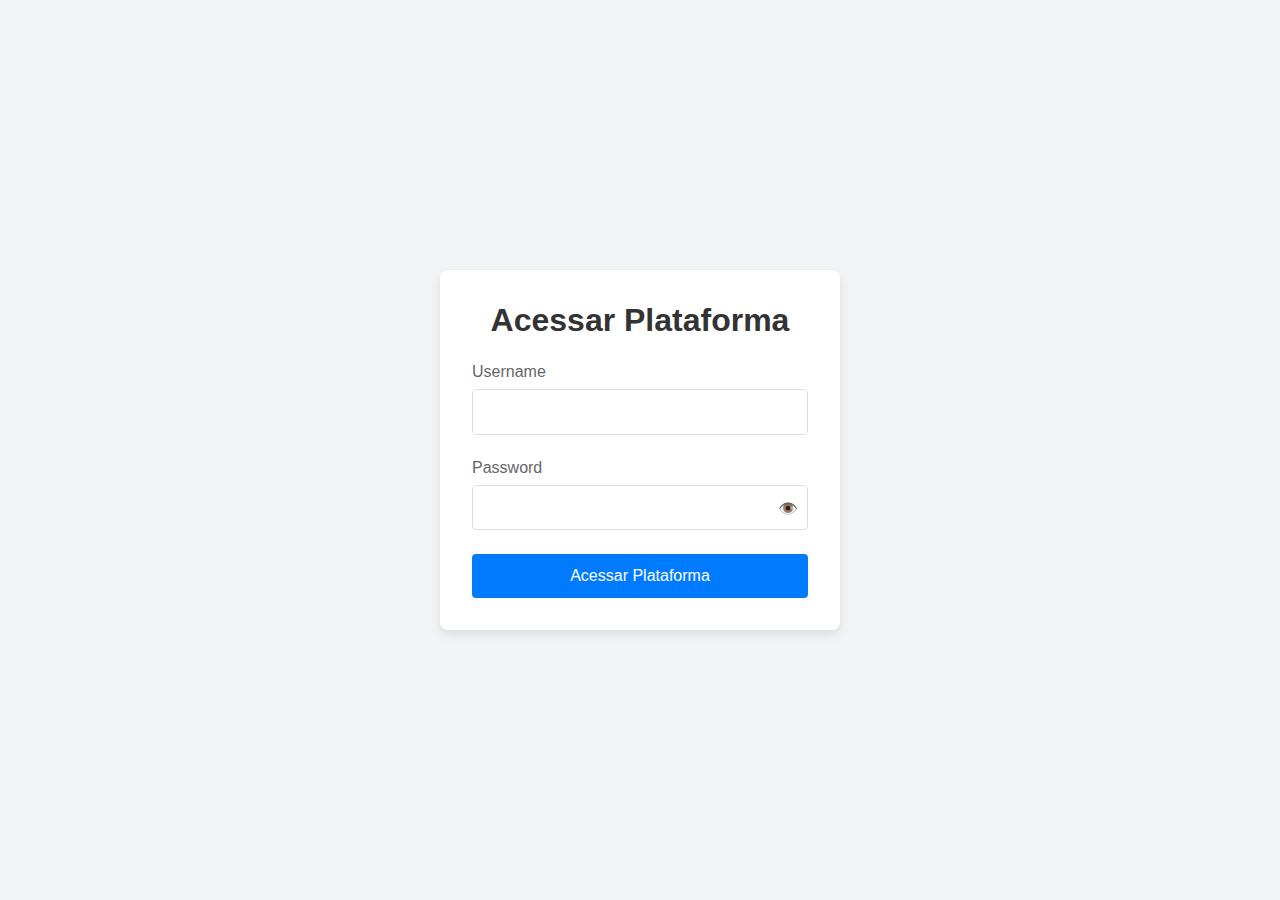
<file: index.html>
<!DOCTYPE html>
<html lang="en">
<head>
    <meta charset="UTF-8">
    <meta name="viewport" content="width=device-width, initial-scale=1.0">
    <title>Login | DashCo</title>
    <link rel="stylesheet" href="style.css">
    <script src="script.js" defer></script>
</head>
<body>
    <div class="login-container">
        <form id="loginForm">
            <h1>Acessar Plataforma</h1>
            <div class="input-group">
                <label for="username">Username</label>
                <input type="text" id="username" name="username" required>
            </div>
            <div class="input-group">
                <label for="password">Password</label>
                <div class="password-wrapper">
                    <input type="password" id="password" name="password" required>
                    <span class="toggle-password" onclick="togglePassword()">👁️</span>
                </div>
            </div>
            <button type="submit" class="login-btn">Acessar Plataforma</button>
        </form>
    </div>
</body>
</html>
</file>
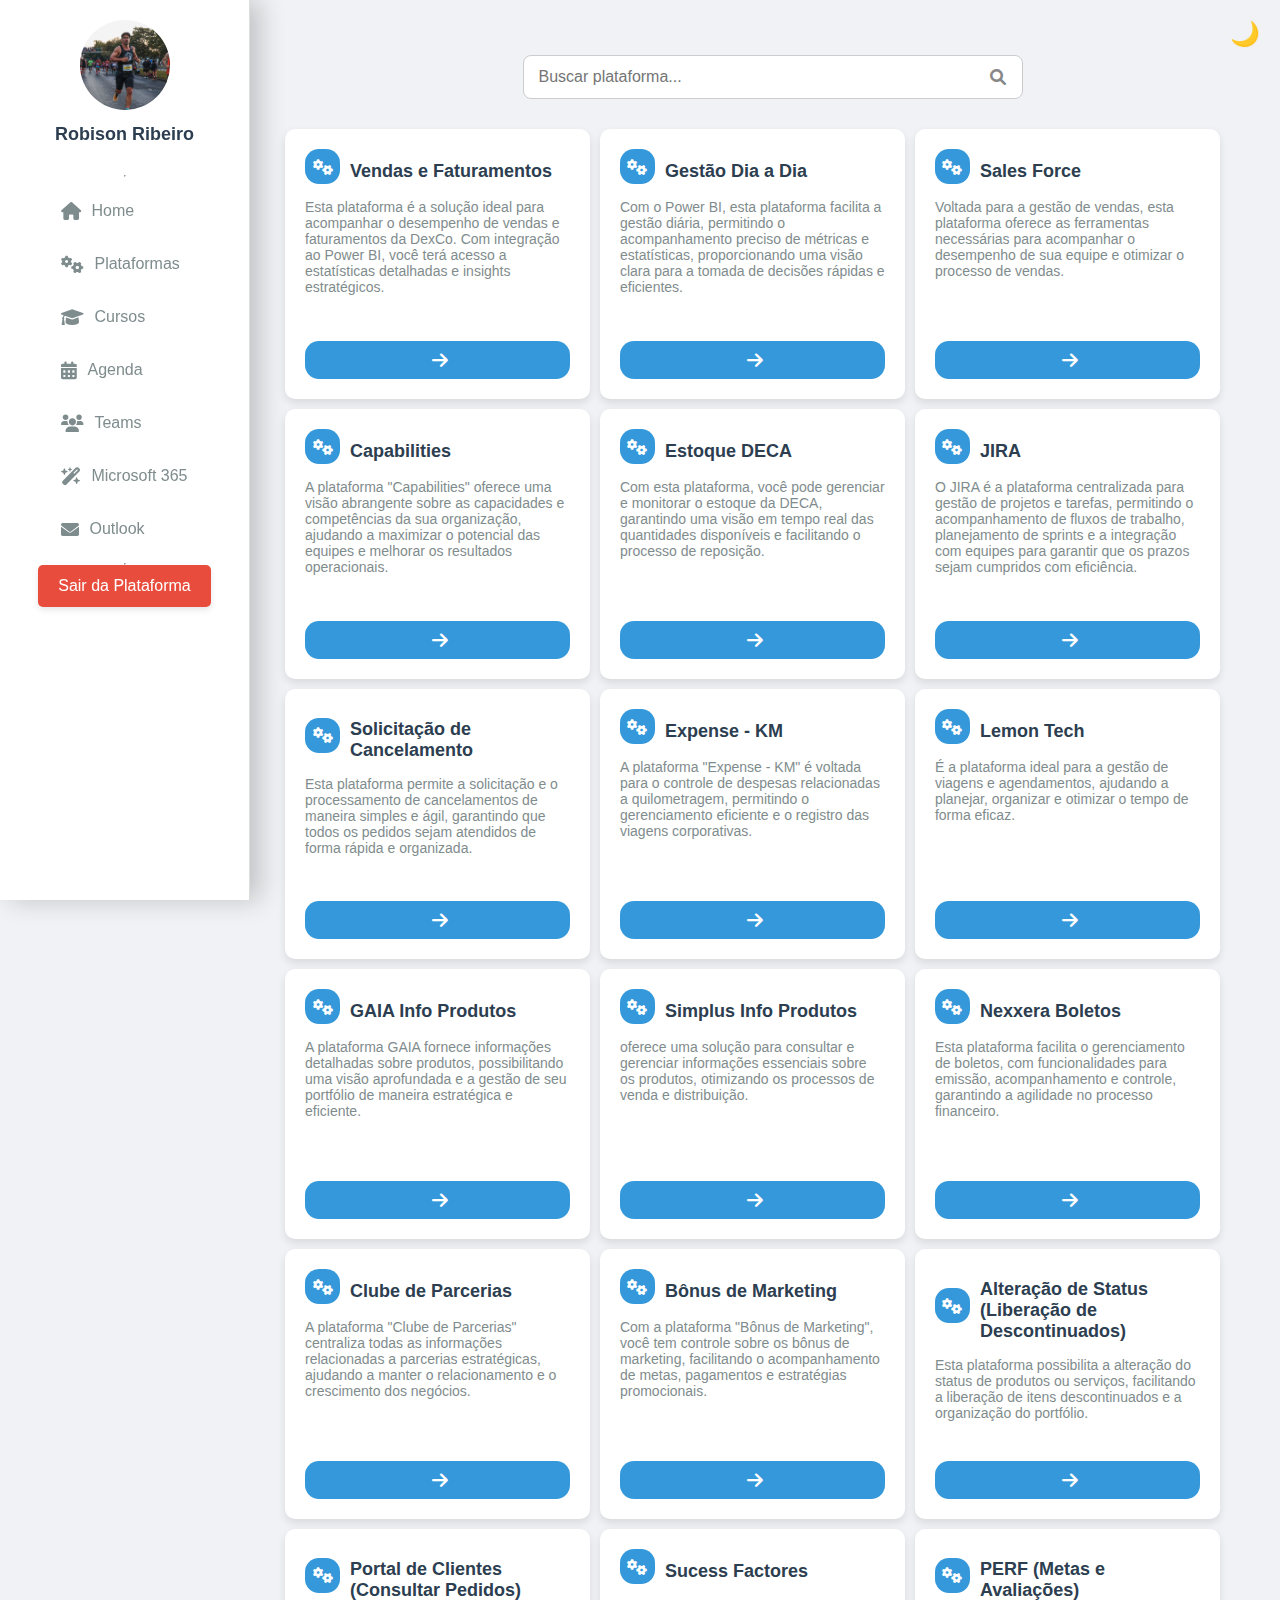
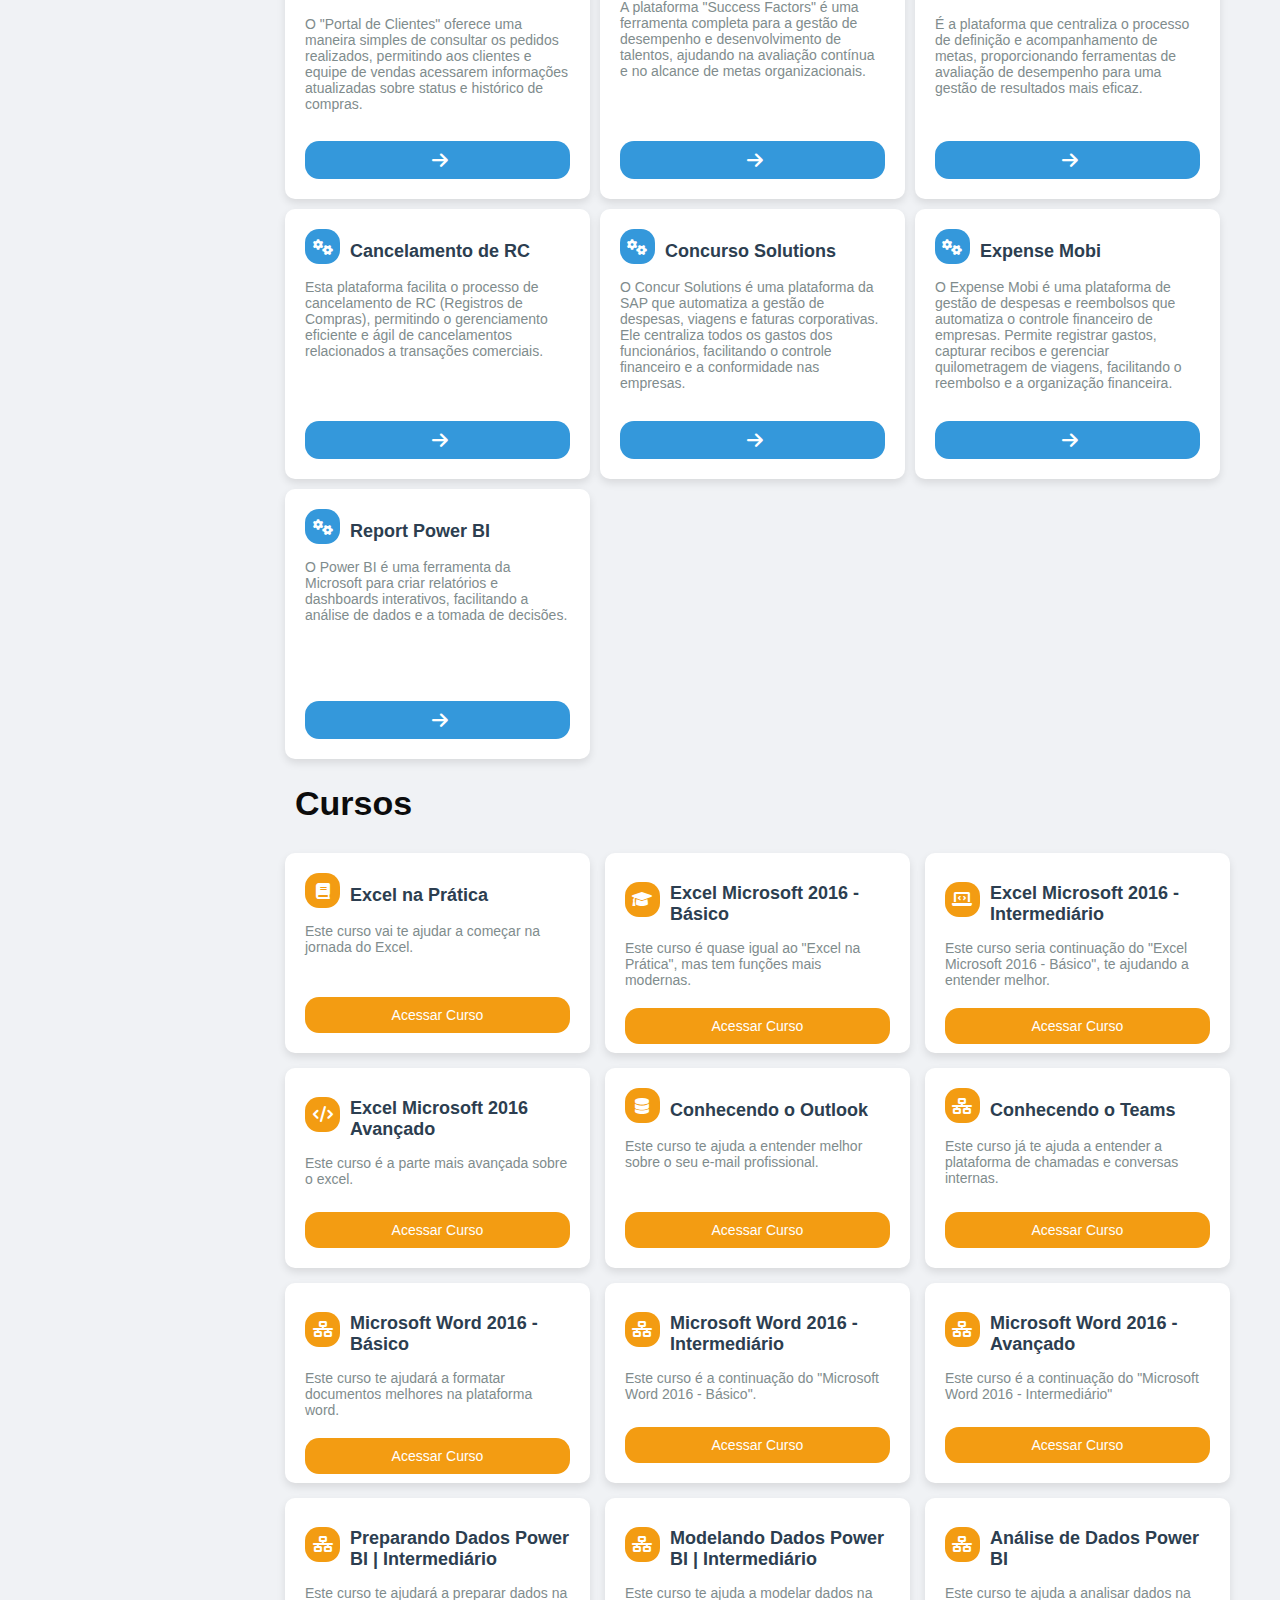
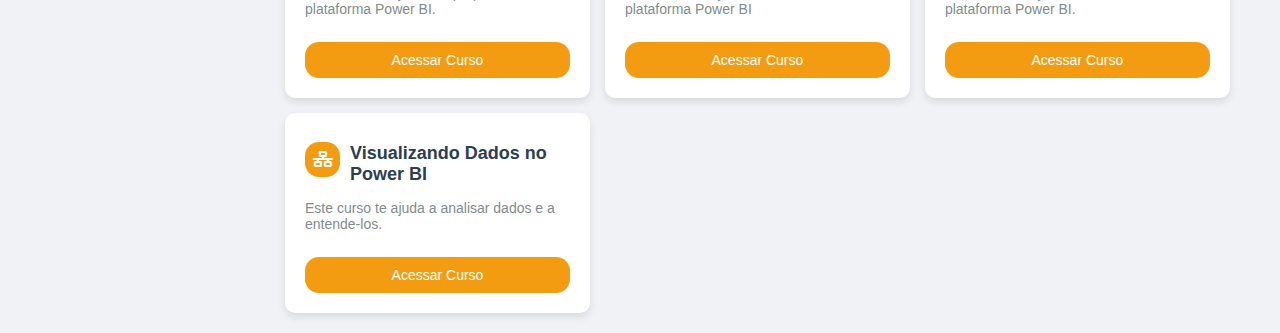
<file: dash/index.html>
<!DOCTYPE html>
<html lang="pt-BR">

<head>
    <meta charset="UTF-8">
    <meta name="viewport" content="width=device-width, initial-scale=1.0">
    <title>Robison Ferreira | DashCo</title>
    <link rel="stylesheet" href="styles.css">
    <link href="https://cdnjs.cloudflare.com/ajax/libs/font-awesome/6.0.0-beta3/css/all.min.css" rel="stylesheet">
</head>

<body>
    <button id="theme-toggle" class="theme-toggle">🌙</button>
    <div class="navbar">
        <div class="profile">
            <img src="Robison.png" alt="Foto de Perfil" id="profile-img">
            <h3>Robison Ribeiro</h3>
        </div>
        <hr>
        <nav>
            <ul>
                <li><a href="index.html"><i class="fas fa-home" target="_blank"></i> Home</a></li>
                <li><a href="#Plataformas"><i class="fas fa-cogs" target="_blank"></i> Plataformas</a></li>
                <li><a href="#Cursos"><i class="fas fa-graduation-cap" target="_blank"></i> Cursos</a></li>
                <li><a href="agender/agender.html"><i class="fas fa-calendar-days" target="_blank"></i> Agenda</a></li>
                <li><a href="https://teams.microsoft.com/v2/?skipauthstrap=1" target="_blank"><i
                            class="fas fa-users"></i> Teams</a></li>
                <li><a href="https://m365.cloud.microsoft/?auth=2" target="_blank"><i
                            class="fas fa-wand-magic-sparkles"></i> Microsoft 365</a></li>
                <li><a href="https://outlook.live.com/mail/0/" target="_blank"><i class="fas fa-envelope"></i>
                        Outlook</a></li>
            </ul>
        </nav>
        <hr>
        <a href="../index.html">
            <button id="logout-btn">Sair da Plataforma</button>
        </a>
    </div>

    <div id="Plataformas" class="content">

        <!-- Campo de Busca -->
        <div class="search-container">
            <input type="text" id="searchInput" placeholder="Buscar plataforma..." onkeyup="searchCards()">
            <i class="fas fa-search search-icon"></i>
        </div>

        <div class="card">
            <div class="card-header">
                <div class="icon">
                    <i class="fas fa-cogs"></i>
                </div>
                <h3>Vendas e Faturamentos</h3>
            </div>
            <p class="description">Esta plataforma é a solução ideal para acompanhar o desempenho de vendas e
                faturamentos da DexCo. Com integração ao Power BI, você terá acesso a estatísticas detalhadas e insights
                estratégicos.</p>
            <a href="https://app.powerbi.com/reportEmbed?reportId=15c0220a-df9f-47ea-996e-7485f3f1bf4f&autoAuth=true&ctid=8483f5da-75f1-4c68-8a9a-64db18715699"
                class="card-button" target="_blank">
                <i class="fas fa-arrow-right"></i>
            </a>
        </div>
        <div class="card">
            <div class="card-header">
                <div class="icon">
                    <i class="fas fa-cogs"></i>
                </div>
                <h3>Gestão Dia a Dia</h3>
            </div>
            <p class="description"> Com o Power BI, esta plataforma facilita a gestão diária, permitindo o
                acompanhamento preciso de métricas e estatísticas, proporcionando uma visão clara para a tomada de
                decisões rápidas e eficientes.</p>
            <a href="https://app.powerbi.com/groups/me/apps/e33a5f63-fa65-4cca-ac79-1636b6c98a34/reports/15c0220a-df9f-47ea-996e-7485f3f1bf4f/ReportSection582608e471ed052660f2?ctid=8483f5da-75f1-4c68-8a9a-64db18715699&experience=power-bi"
                class="card-button" target="_blank">
                <i class="fas fa-arrow-right"></i>
            </a>
        </div>
        <div class="card">
            <div class="card-header">
                <div class="icon">
                    <i class="fas fa-cogs"></i>
                </div>
                <h3>Sales Force</h3>
            </div>
            <p class="description">Voltada para a gestão de vendas, esta plataforma oferece as ferramentas necessárias
                para acompanhar o desempenho de sua equipe e otimizar o processo de vendas.</p>
            <a href="https://duratexcrm.lightning.force.com/lightning/page/home" class="card-button" target="_blank">
                <i class="fas fa-arrow-right"></i>
            </a>
        </div>
        <div class="card">
            <div class="card-header">
                <div class="icon">
                    <i class="fas fa-cogs"></i>
                </div>
                <h3>Capabilities</h3>
            </div>
            <p class="description">A plataforma "Capabilities" oferece uma visão abrangente sobre as capacidades e
                competências da sua organização, ajudando a maximizar o potencial das equipes e melhorar os resultados
                operacionais.</p>
            <a href="https://duratexsa.sharepoint.com/sites/InterativoCapabilities" class="card-button" target="_blank">
                <i class="fas fa-arrow-right"></i>
            </a>
        </div>
        <div class="card">
            <div class="card-header">
                <div class="icon">
                    <i class="fas fa-cogs"></i>
                </div>
                <h3>Estoque DECA</h3>
            </div>
            <p class="description">Com esta plataforma, você pode gerenciar e monitorar o estoque da DECA, garantindo
                uma visão em tempo real das quantidades disponíveis e facilitando o processo de reposição.</p>
            <a href="https://duratexsa.sharepoint.com/sites/ConsultaEstoqueDeca/Documentos%20Compartilhados/Forms/AllItems.aspx"
                class="card-button" target="_blank">
                <i class="fas fa-arrow-right"></i>
            </a>
        </div>
        <div class="card">
            <div class="card-header">
                <div class="icon">
                    <i class="fas fa-cogs"></i>
                </div>
                <h3>JIRA</h3>
            </div>
            <p class="description">O JIRA é a plataforma centralizada para gestão de projetos e tarefas, permitindo o
                acompanhamento de fluxos de trabalho, planejamento de sprints e a integração com equipes para garantir
                que os prazos sejam cumpridos com eficiência.</p>
            <a href="https://jira.duratex.com.br/servicedesk/customer/user/login?destination=portals"
                class="card-button" target="_blank">
                <i class="fas fa-arrow-right"></i>
            </a>
        </div>
        <div class="card">
            <div class="card-header">
                <div class="icon">
                    <i class="fas fa-cogs"></i>
                </div>
                <h3>Solicitação de Cancelamento</h3>
            </div>
            <p class="description">Esta plataforma permite a solicitação e o processamento de cancelamentos de maneira
                simples e ágil, garantindo que todos os pedidos sejam atendidos de forma rápida e organizada.</p>
            <a href="https://docs.google.com/forms/d/e/1FAIpQLSdkNiyVVysf6rRZJIN8DRNK23lnbtjn4ireygoi-9ca6Jsmyg/viewform"
                class="card-button" target="_blank">
                <i class="fas fa-arrow-right"></i>
            </a>
        </div>
        <div class="card">
            <div class="card-header">
                <div class="icon">
                    <i class="fas fa-cogs"></i>
                </div>
                <h3>Expense - KM</h3>
            </div>
            <p class="description">A plataforma "Expense - KM" é voltada para o controle de despesas relacionadas a
                quilometragem, permitindo o gerenciamento eficiente e o registro das viagens corporativas.</p>
            <a href="https://portal.expensemobi.com.br/#/login" class="card-button" target="_blank">
                <i class="fas fa-arrow-right"></i>
            </a>
        </div>
        <div class="card">
            <div class="card-header">
                <div class="icon">
                    <i class="fas fa-cogs"></i>
                </div>
                <h3>Lemon Tech</h3>
            </div>
            <p class="description">É a plataforma ideal para a gestão de viagens e agendamentos, ajudando a planejar,
                organizar e otimizar o tempo de forma eficaz.</p>
            <a href="https://selfbooking.lemontech.com.br/login.open.mtw" class="card-button" target="_blank">
                <i class="fas fa-arrow-right"></i>
            </a>
        </div>
        <div class="card">
            <div class="card-header">
                <div class="icon">
                    <i class="fas fa-cogs"></i>
                </div>
                <h3>GAIA Info Produtos</h3>
            </div>
            <p class="description">A plataforma GAIA fornece informações detalhadas sobre produtos, possibilitando uma
                visão aprofundada e a gestão de seu portfólio de maneira estratégica e eficiente.</p>
            <a href="https://gaia-web.prod.dtxlab.com.br/" class="card-button" target="_blank">
                <i class="fas fa-arrow-right"></i>
            </a>
        </div>
        <div class="card">
            <div class="card-header">
                <div class="icon">
                    <i class="fas fa-cogs"></i>
                </div>
                <h3>Simplus Info Produtos</h3>
            </div>
            <p class="description">oferece uma solução para consultar e gerenciar informações essenciais sobre os
                produtos, otimizando os processos de venda e distribuição.</p>
            <a href="https://prod.simplustec.com.br/#/" class="card-button" target="_blank">
                <i class="fas fa-arrow-right"></i>
            </a>
        </div>
        <div class="card">
            <div class="card-header">
                <div class="icon">
                    <i class="fas fa-cogs"></i>
                </div>
                <h3>Nexxera Boletos</h3>
            </div>
            <p class="description">Esta plataforma facilita o gerenciamento de boletos, com funcionalidades para
                emissão, acompanhamento e controle, garantindo a agilidade no processo financeiro.
            </p>
            <a href="https://cobranca.nexxera.io/cobranca/cedente/logoutCedente.action" class="card-button"
                target="_blank">
                <i class="fas fa-arrow-right"></i>
            </a>
        </div>
        <div class="card">
            <div class="card-header">
                <div class="icon">
                    <i class="fas fa-cogs"></i>
                </div>
                <h3>Clube de Parcerias</h3>
            </div>
            <p class="description">A plataforma "Clube de Parcerias" centraliza todas as informações relacionadas a
                parcerias estratégicas, ajudando a manter o relacionamento e o crescimento dos negócios.</p>
            <a href="https://app.uppo.com.br/clubedeparceriasdexco/login" class="card-button" target="_blank">
                <i class="fas fa-arrow-right"></i>
            </a>
        </div>
        <div class="card">
            <div class="card-header">
                <div class="icon">
                    <i class="fas fa-cogs"></i>
                </div>
                <h3>Bônus de Marketing</h3>
            </div>
            <p class="description">Com a plataforma "Bônus de Marketing", você tem controle sobre os bônus de marketing,
                facilitando o acompanhamento de metas, pagamentos e estratégias promocionais.</p>
            <a href="http://canaldireto.cecrisa.com.br/bonus-mkt/login" class="card-button" target="_blank">
                <i class="fas fa-arrow-right"></i>
            </a>
        </div>
        <div class="card">
            <div class="card-header">
                <div class="icon">
                    <i class="fas fa-cogs"></i>
                </div>
                <h3>Alteração de Status (Liberação de Descontinuados)</h3>
            </div>
            <p class="description">Esta plataforma possibilita a alteração do status de produtos ou serviços,
                facilitando a liberação de itens descontinuados e a organização do portfólio.</p>
            <a href="https://forms.office.com/pages/responsepage.aspx?id=2vWDhPF1aEyKmmTbGHFWmQhJuJojRWhLv3wH9UH_nn1UNkpMNjBER0FZT1lEUDNIWURCTDM1NEM3TSQlQCN0PWcu"
                class="card-button" target="_blank">
                <i class="fas fa-arrow-right"></i>
            </a>
        </div>
        <div class="card">
            <div class="card-header">
                <div class="icon">
                    <i class="fas fa-cogs"></i>
                </div>
                <h3>Portal de Clientes (Consultar Pedidos)</h3>
            </div>
            <p class="description">O "Portal de Clientes" oferece uma maneira simples de consultar os pedidos
                realizados, permitindo aos clientes e equipe de vendas acessarem informações atualizadas sobre status e
                histórico de compras.</p>
            <a href="https://portalclientes.duratex.com.br/" class="card-button" target="_blank">
                <i class="fas fa-arrow-right"></i>
            </a>
        </div>
        <div class="card">
            <div class="card-header">
                <div class="icon">
                    <i class="fas fa-cogs"></i>
                </div>
                <h3>Sucess Factores</h3>
            </div>
            <p class="description">A plataforma "Success Factors" é uma ferramenta completa para a gestão de desempenho
                e desenvolvimento de talentos, ajudando na avaliação contínua e no alcance de metas organizacionais.</p>
            <a href="https://performancemanager4.successfactors.com/sf/liveprofile" class="card-button" target="_blank">
                <i class="fas fa-arrow-right"></i>
            </a>
        </div>
        <div class="card">
            <div class="card-header">
                <div class="icon">
                    <i class="fas fa-cogs"></i>
                </div>
                <h3>PERF (Metas e Avaliações)</h3>
            </div>
            <p class="description">É a plataforma que centraliza o processo de definição e acompanhamento de metas,
                proporcionando ferramentas de avaliação de desempenho para uma gestão de resultados mais eficaz.</p>
            <a href="https://duratex-hub.appus.com.br/login?Redirect=%2FLoginSSO%3FRedirect%3Dhttps%253A%252F%252Fduratex-perf.appus.com.br%252FSSO%252FLogin%253FRedirect%253Dhttps%25253A%25252F%25252Fduratex-perf.appus.com.br%25252Fobjectives%25252Fhiring"
                class="card-button" target="_blank">
                <i class="fas fa-arrow-right"></i>
            </a>
        </div>
        <div class="card">
            <div class="card-header">
                <div class="icon">
                    <i class="fas fa-cogs"></i>
                </div>
                <h3>Cancelamento de RC</h3>
            </div>
            <p class="description">Esta plataforma facilita o processo de cancelamento de RC (Registros de Compras),
                permitindo o gerenciamento eficiente e ágil de cancelamentos relacionados a transações comerciais.</p>
            <a href="mailto:atendimento.remessas.rc@dex.co" class="card-button" target="_blank">
                <i class="fas fa-arrow-right"></i>
            </a>
        </div>
        <div class="card">
            <div class="card-header">
                <div class="icon">
                    <i class="fas fa-cogs"></i>
                </div>
                <h3>Concurso Solutions</h3>
            </div>
            <p class="description">O Concur Solutions é uma plataforma da SAP que automatiza a gestão de
                despesas, viagens e faturas corporativas. Ele centraliza todos os gastos dos funcionários, facilitando o
                controle financeiro e a conformidade nas empresas.</p>
            <a href="https://www.concursolutions.com/nui/signin/pwd" class="card-button" target="_blank">
                <i class="fas fa-arrow-right"></i>
            </a>
        </div>
        <div class="card">
            <div class="card-header">
                <div class="icon">
                    <i class="fas fa-cogs"></i>
                </div>
                <h3>Expense Mobi</h3>
            </div>
            <p class="description">O Expense Mobi é uma plataforma de gestão de despesas e reembolsos que automatiza
                o controle financeiro de empresas. Permite registrar gastos, capturar recibos e gerenciar quilometragem
                de viagens, facilitando o reembolso e a organização financeira.</p>
            <a href="https://portal.expensemobi.com.br/#/login" class="card-button" target="_blank">
                <i class="fas fa-arrow-right"></i>
            </a>
        </div>
        <div class="card">
            <div class="card-header">
                <div class="icon">
                    <i class="fas fa-cogs"></i>
                </div>
                <h3>Report Power BI</h3>
            </div>
            <p class="description">O Power BI é uma ferramenta da Microsoft para criar relatórios e dashboards
                interativos, facilitando a análise de dados e a tomada de decisões.</p>
            <a href="https://app.powerbi.com/groups/me/apps/e33a5f63-fa65-4cca-ac79-1636b6c98a34/reports/fa20121e-99c7-431f-8180-387a3b873144/ReportSection2b73fe6c8ba2c283fe36?ctid=8483f5da-75f1-4c68-8a9a-64db18715699&experience=power-bi"
                class="card-button" target="_blank">
                <i class="fas fa-arrow-right"></i>
            </a>
        </div>

        <div id="Cursos" class="courses-section">
            <h2 class="section-title">Cursos</h2>
            <div class="courses-container">
                <div class="card">
                    <div class="card-header">
                        <div class="icon">
                            <i class="fas fa-book"></i>
                        </div>
                        <h3>Excel na Prática</h3>
                    </div>
                    <p class="description">Este curso vai te ajudar a começar na jornada do Excel.</p>
                    <a href="https://www.ev.org.br/cursos/excel-na-pratica" class="card-button" target="_blank">Acessar
                        Curso</a>
                </div>
                <div class="card">
                    <div class="card-header">
                        <div class="icon">
                            <i class="fas fa-graduation-cap"></i>
                        </div>
                        <h3>Excel Microsoft 2016 - Básico</h3>
                    </div>
                    <p class="description">Este curso é quase igual ao "Excel na Prática", mas tem funções mais
                        modernas.</p>
                    <a href="https://www.ev.org.br/cursos/microsoft-excel-2016-basico" class="card-button"
                        target="_blank">Acessar
                        Curso</a>
                </div>
                <div class="card">
                    <div class="card-header">
                        <div class="icon">
                            <i class="fas fa-laptop-code"></i>
                        </div>
                        <h3>Excel Microsoft 2016 - Intermediário</h3>
                    </div>
                    <p class="description">Este curso seria continuação do "Excel Microsoft 2016 - Básico", te ajudando
                        a entender melhor.</p>
                    <a href="https://www.ev.org.br/cursos/microsoft-excel-2016-intermediario" class="card-button"
                        target="_blank">Acessar Curso</a>
                </div>
                <div class="card">
                    <div class="card-header">
                        <div class="icon">
                            <i class="fas fa-code"></i>
                        </div>
                        <h3>Excel Microsoft 2016 Avançado</h3>
                    </div>
                    <p class="description">Este curso é a parte mais avançada sobre o excel.</p>
                    <a href="https://www.ev.org.br/cursos/microsoft-excel-2016-avancado" class="card-button"
                        target="_blank">Acessar
                        Curso</a>
                </div>
                <div class="card">
                    <div class="card-header">
                        <div class="icon">
                            <i class="fas fa-database"></i>
                        </div>
                        <h3>Conhecendo o Outlook</h3>
                    </div>
                    <p class="description">Este curso te ajuda a entender melhor sobre o seu e-mail profissional.</p>
                    <a href="https://www.ev.org.br/cursos/microsoft-office-365-conhecendo-o-outlook" class="card-button"
                        target="_blank">Acessar Curso</a>
                </div>
                <div class="card">
                    <div class="card-header">
                        <div class="icon">
                            <i class="fas fa-network-wired"></i>
                        </div>
                        <h3>Conhecendo o Teams</h3>
                    </div>
                    <p class="description">Este curso já te ajuda a entender a plataforma de chamadas e conversas
                        internas.</p>
                    <a href="https://www.ev.org.br/cursos/microsoft-office-365-conhecendo-o-teams" class="card-button"
                        target="_blank">Acessar Curso</a>
                </div>
                <div class="card">
                    <div class="card-header">
                        <div class="icon">
                            <i class="fas fa-network-wired"></i>
                        </div>
                        <h3>Microsoft Word 2016 - Básico</h3>
                    </div>
                    <p class="description">Este curso te ajudará a formatar documentos melhores na plataforma word.</p>
                    <a href="https://www.ev.org.br/cursos/microsoft-word-2016-basico" class="card-button"
                        target="_blank">Acessar
                        Curso</a>
                </div>
                <div class="card">
                    <div class="card-header">
                        <div class="icon">
                            <i class="fas fa-network-wired"></i>
                        </div>
                        <h3>Microsoft Word 2016 - Intermediário</h3>
                    </div>
                    <p class="description">Este curso é a continuação do "Microsoft Word 2016 - Básico".</p>
                    <a href="https://www.ev.org.br/cursos/microsoft-word-2016-intermediario" class="card-button"
                        target="_blank">Acessar
                        Curso</a>
                </div>
                <div class="card">
                    <div class="card-header">
                        <div class="icon">
                            <i class="fas fa-network-wired"></i>
                        </div>
                        <h3>Microsoft Word 2016 - Avançado</h3>
                    </div>
                    <p class="description">Este curso é a continuação do "Microsoft Word 2016 - Intermediário"</p>
                    <a href="https://www.ev.org.br/cursos/microsoft-word-2016-avancado" class="card-button"
                        target="_blank">Acessar
                        Curso</a>
                </div>
                <div class="card">
                    <div class="card-header">
                        <div class="icon">
                            <i class="fas fa-network-wired"></i>
                        </div>
                        <h3>Preparando Dados Power BI | Intermediário</h3>
                    </div>
                    <p class="description">Este curso te ajudará a preparar dados na plataforma Power BI.</p>
                    <a href="https://www.ev.org.br/cursos/preparando-dados-para-analise-microsoft-power-bi"
                        class="card-button" target="_blank">Acessar Curso</a>
                </div>
                <div class="card">
                    <div class="card-header">
                        <div class="icon">
                            <i class="fas fa-network-wired"></i>
                        </div>
                        <h3>Modelando Dados Power BI | Intermediário</h3>
                    </div>
                    <p class="description">Este curso te ajuda a modelar dados na plataforma Power BI</p>
                    <a href="https://www.ev.org.br/cursos/modelando-dados-no-power-bi" class="card-button"
                        target="_blank">Acessar
                        Curso</a>
                </div>
                <div class="card">
                    <div class="card-header">
                        <div class="icon">
                            <i class="fas fa-network-wired"></i>
                        </div>
                        <h3>Análise de Dados Power BI</h3>
                    </div>
                    <p class="description">Este curso te ajuda a analisar dados na plataforma Power BI.</p>
                    <a href="https://www.ev.org.br/cursos/analise-de-dados-no-power-bi" class="card-button"
                        target="_blank">Acessar
                        Curso</a>
                </div>
                <div class="card">
                    <div class="card-header">
                        <div class="icon">
                            <i class="fas fa-network-wired"></i>
                        </div>
                        <h3>Visualizando Dados no Power BI</h3>
                    </div>
                    <p class="description">Este curso te ajuda a analisar dados e a entende-los.</p>
                    <a href="https://www.ev.org.br/cursos/visualizando-dados-no-power-bi" class="card-button"
                        target="_blank">Acessar
                        Curso</a>
                </div>
            </div>
        </div>


    </div>



    </div>

    <script>
        function searchCards() {
            let input = document.getElementById("searchInput").value.toLowerCase();
            let cards = document.querySelectorAll(".card");

            cards.forEach(card => {
                let title = card.querySelector("h3").textContent.toLowerCase();
                let description = card.querySelector(".description").textContent.toLowerCase();

                if (title.includes(input) || description.includes(input)) {
                    card.style.display = "block";
                } else {
                    card.style.display = "none";
                }
            });
        }
    </script>

</body>
<script src="script.js"></script>

</html>
</file>
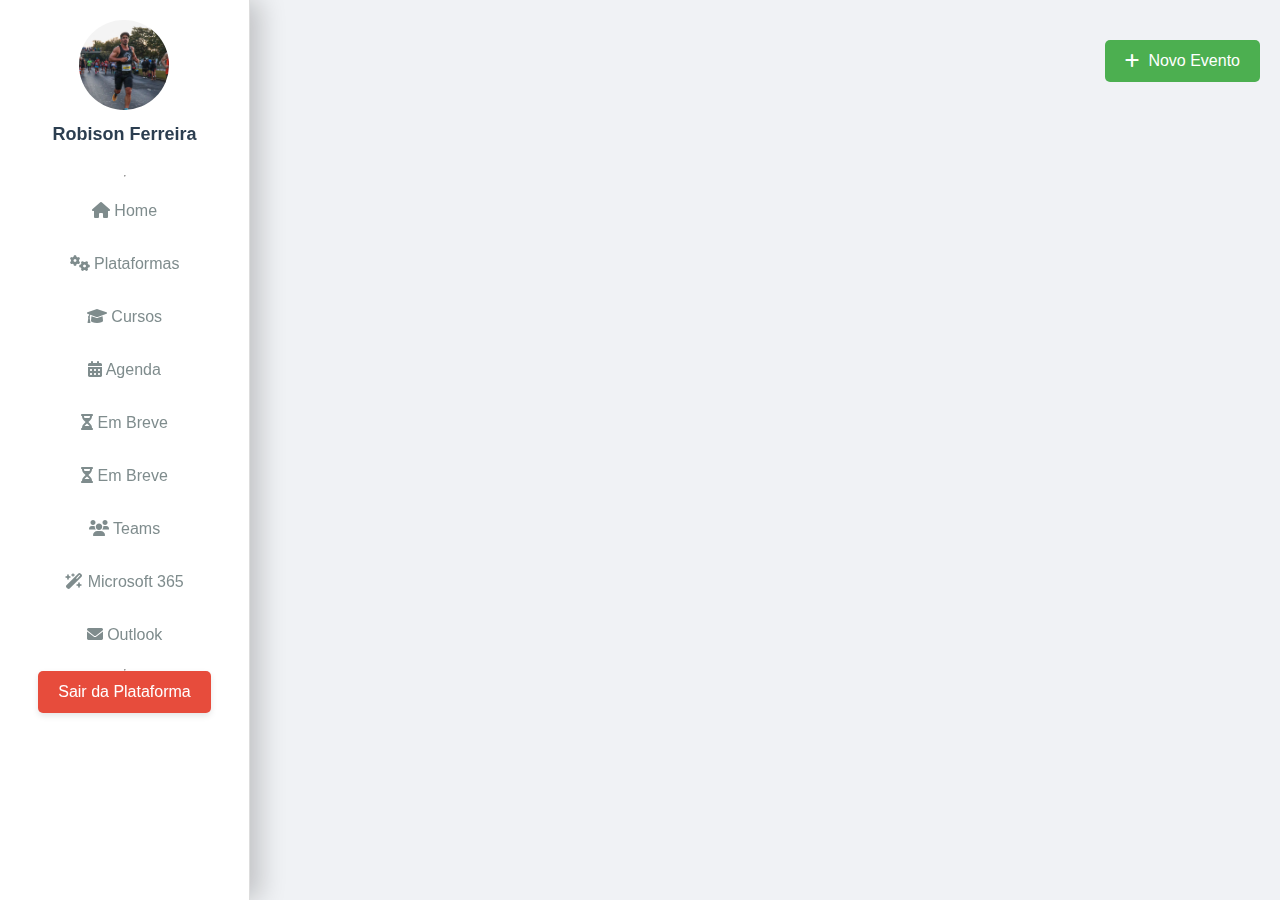
<file: dash/agender/agender.html>
<!DOCTYPE html>
<html lang="pt-BR">

<head>
    <meta charset="UTF-8">
    <meta name="viewport" content="width=device-width, initial-scale=1.0">
    <title>Robison Ferreira | DashCo</title>
    <link rel="stylesheet" href="styles.css">
    <link href="https://cdnjs.cloudflare.com/ajax/libs/font-awesome/6.0.0-beta3/css/all.min.css" rel="stylesheet">
</head>

<body>
    <button id="theme-toggle" class="theme-toggle">🌙</button>
    <div class="navbar">
        <div class="profile">
            <img src="Robison.png" alt="Foto de Perfil" id="profile-img">
            <h3>Robison Ferreira</h3>
        </div>
        <hr>
        <nav>
            <ul>
                <li><a href="../index.html"><i class="fas fa-home" target="_blank"></i> Home</a></li>
                <li><a href="../#Plataformas"><i class="fas fa-cogs" target="_blank"></i> Plataformas</a></li>
                <li><a href="../#Cursos"><i class="fas fa-graduation-cap" target="_blank"></i> Cursos</a></li>
                <li><a href="agender.html"><i class="fas fa-calendar-days" target="_blank"></i> Agenda</a></li>
                <li><a href="#"><i class="fas fa-hourglass" target="_blank"></i> Em Breve</a></li>
                <li><a href="#"><i class="fas fa-hourglass" target="_blank"></i> Em Breve</a></li>
                <li><a href="https://teams.microsoft.com/v2/?skipauthstrap=1" target="_blank"><i
                            class="fas fa-users"></i> Teams</a></li>
                <li><a href="https://m365.cloud.microsoft/?auth=2" target="_blank"><i
                            class="fas fa-wand-magic-sparkles"></i> Microsoft 365</a></li>
                <li><a href="https://outlook.live.com/mail/0/" target="_blank"><i class="fas fa-envelope"></i>
                        Outlook</a></li>
            </ul>
        </nav>
        <hr>
        <a href="../index.html">
            <button id="logout-btn">Sair da Plataforma</button>
        </a>
    </div>

    <!-- Botão Novo Evento -->
    <button id="new-event-btn" class="new-event-btn">
        <i class="fas fa-plus"></i> Novo Evento
    </button>

    <!-- Modal de Novo Evento -->
    <div id="modal" class="modal">
        <div class="modal-content">
            <span class="close-modal">&times;</span>
            <h2>Criar Novo Evento</h2>
            <form id="event-form">
                <label for="title">Título:</label>
                <input type="text" id="title" name="title" required>

                <label for="description">Descrição:</label>
                <textarea id="description" name="description" required></textarea>

                <label for="location">Local:</label>
                <input type="text" id="location" name="location" required>

                <label for="time">Horário:</label>
                <input type="time" id="time" name="time" required>

                <label for="category">Categoria:</label>
                <select id="category" name="category" required>
                    <option value="importante">Importante</option>
                    <option value="medio">Médio</option>
                    <option value="basico">Básico</option>
                </select>

                <button type="submit">Salvar Evento</button>
            </form>
        </div>
    </div>

    <div id="delete-modal" class="delete-modal" style="display:none;">
        <div class="delete-modal-content">
            <p>Tem certeza que deseja apagar esse evento?</p>
            <button id="delete-yes">Sim</button>
            <button id="delete-no">Cancelar</button>
        </div>
    </div>

    <!-- Área de Eventos -->
    <div id="event-cards-container" class="event-cards-container">
        <!-- Os cards de evento serão inseridos aqui -->
    </div>

    <script src="script.js"></script>
</body>

</html>
</file>
<file: style.css>
* {
    margin: 0;
    padding: 0;
    box-sizing: border-box;
    font-family: Arial, sans-serif;
}

body {
    background-color: #f3f4f6;
    display: flex;
    justify-content: center;
    align-items: center;
    height: 100vh;
}

.login-container {
    background: white;
    padding: 2rem;
    border-radius: 8px;
    box-shadow: 0 4px 12px rgba(0, 0, 0, 0.1);
    width: 100%;
    max-width: 400px;
}

h1 {
    text-align: center;
    margin-bottom: 1.5rem;
    color: #333;
}

.input-group {
    margin-bottom: 1.5rem;
}

label {
    display: block;
    margin-bottom: 0.5rem;
    color: #666;
}

input {
    width: 100%;
    padding: 0.8rem;
    border: 1px solid #ddd;
    border-radius: 4px;
    font-size: 1rem;
    outline: none;
    transition: border-color 0.3s;
}

input:focus {
    border-color: #007BFF;
}

.password-wrapper {
    position: relative;
}

.toggle-password {
    position: absolute;
    top: 50%;
    right: 10px;
    transform: translateY(-50%);
    cursor: pointer;
    color: #666;
}

.login-btn {
    width: 100%;
    padding: 0.8rem;
    background-color: #007BFF;
    color: white;
    border: none;
    border-radius: 4px;
    font-size: 1rem;
    cursor: pointer;
    transition: background-color 0.3s;
}

.login-btn:hover {
    background-color: #0056b3;
}
</file>
<file: dash/styles.css>
* {
    margin: 0;
    padding: 0;
    box-sizing: border-box;
}

body {
    font-family: 'Arial', sans-serif;
    display: flex;
    min-height: 100vh;
    background-color: #f0f2f5;
    transition: background-color 0.3s, color 0.3s;
}

body.dark-theme {
    background-color: #2d3436;
    /* Fundo mais escuro, mas não totalmente preto */
    color: #ecf0f1;
}

.navbar {
    position: fixed;
    top: 0;
    left: 0;
    height: 100%;
    width: 250px;
    background-color: #fff;
    color: #2c3e50;
    padding: 20px 15px;
    display: flex;
    flex-direction: column;
    align-items: center;
    box-shadow: 5px 0 15px rgba(0, 0, 0, 0.1);
    border-right: 1px solid #ddd;
    transition: box-shadow 0.3s ease, background-color 0.3s;
}

body.dark-theme .navbar {
    background-color: #34495e;
    /* Navbar em tom escuro */
    color: #ecf0f1;
}

.navbar:hover {
    box-shadow: 10px 0 25px rgba(0, 0, 0, 0.2);
}

.profile {
    text-align: center;
    margin-bottom: 30px;
}

#profile-img {
    border-radius: 50%;
    width: 90px;
    height: 90px;
    object-fit: cover;
    transition: transform 0.3s ease;
}

#profile-img:hover {
    transform: scale(1.1);
}

h3 {
    margin-top: 10px;
    font-size: 18px;
    font-weight: bold;
    color: #2c3e50;
}

body.dark-theme h3 {
    color: #ecf0f1;
}

nav ul {
    list-style: none;
    width: 100%;
    padding: 0;
}

nav ul li {
    margin: 15px 0;
    width: 100%;
    display: flex;
    align-items: center;
    gap: 10px;
}

nav ul li a {
    text-decoration: none;
    color: #7f8c8d;
    font-size: 16px;
    display: block;
    text-align: center;
    padding: 10px;
    border-radius: 5px;
    width: 100%;
    transition: background-color 0.3s, color 0.3s;
}

body.dark-theme nav ul li a {
    color: #ecf0f1;
}

nav ul li a:hover {
    background-color: #3498db;
    color: #fff;
}

body.dark-theme nav ul li a:hover {
    background-color: #2980b9;
}

button#logout-btn {
    margin-top: auto;
    background-color: #e74c3c;
    color: white;
    border: none;
    padding: 12px 20px;
    cursor: pointer;
    width: 100%;
    font-size: 16px;
    border-radius: 5px;
    transition: background-color 0.3s;
    box-shadow: 0 3px 6px rgba(0, 0, 0, 0.1);
}

button#logout-btn:hover {
    background-color: #c0392b;
}

button#logout-btn:focus {
    outline: none;
}

#theme-toggle {
    position: absolute;
    top: 20px;
    right: 20px;
    background: none;
    border: none;
    font-size: 24px;
    cursor: pointer;
    transition: color 0.3s;
}

body.dark-theme #theme-toggle {
    color: #ecf0f1;
}

/* Adicionando ícones nas categorias da navbar */
nav ul li a {
    display: flex;
    align-items: center;
    justify-content: flex-start;
}

nav ul li a i {
    font-size: 18px;
    margin-right: 10px;
}

/* Sombra à direita da Navbar */
.navbar {
    box-shadow: 5px 0 15px rgba(0, 0, 0, 0.1);
}

body.dark-theme .navbar {
    box-shadow: 5px 0 20px rgba(0, 0, 0, 0.3);
    /* Sombra mais forte no tema escuro */
}

/* Estilos gerais */
body {
    font-family: 'Arial', sans-serif;
    background-color: #f0f2f5;
    display: flex;
    justify-content: center;
    padding: 20px;
    margin: 0;
}

.content {
    margin-top: 15px;
    display: flex;
    flex-wrap: wrap;
    /* Permite que os cards se ajustem para a próxima linha */
    gap: 10px;
    /* Espaçamento reduzido entre os cards */
    justify-content: flex-start;
    /* Alinha os cards à esquerda */
    width: 100%;
    max-width: 1200px;
    /* Limita o tamanho do conteúdo para não ultrapassar a largura da tela */
    margin-left: 265px;
    /* Adiciona a margem à esquerda */
}

.card {
    background-color: #fff;
    border-radius: 10px;
    padding: 20px;
    width: calc(33.33% - 20px);
    /* 3 cards por linha, com espaçamento entre eles */
    box-shadow: 0 4px 8px rgba(0, 0, 0, 0.1);
    transition: transform 0.3s ease;
    height: 270px;
    /* Altura reduzida do card */
    display: flex;
    flex-direction: column;
    justify-content: space-between;
}

/* Cabeçalho do card */
.card-header {
    display: flex;
    align-items: center;
    margin-bottom: 15px;
}

.icon {
    background-color: #3498db;
    color: #fff;
    padding: 10px;
    border-radius: 14px;
    margin-right: 10px;
    display: flex;
    justify-content: center;
    align-items: center;
    width: 35px;
    height: 35px;
}

.card-header h3 {
    font-size: 18px;
    font-weight: bold;
    color: #2c3e50;
}

/* Descrição */
.description {
    font-size: 14px;
    color: #7f8c8d;
    margin-bottom: 20px;
    flex-grow: 1;
}

/* Botão */
.card-button {
    display: inline-block;
    background-color: #3498db;
    color: #fff;
    padding: 10px 15px;
    border-radius: 14px;
    text-decoration: none;
    font-size: 18px;
    display: flex;
    align-items: center;
    justify-content: center;
    transition: background-color 0.3s ease;
}

.card-button:hover {
    background-color: #2980b9;
}

.card-button i {
    margin-left: 5px;
}

.courses-container {
    display: flex;
    flex-wrap: wrap;
    /* Permite que os cards ocupem várias linhas */
    gap: 15px;
    /* Espaçamento entre os cards */
    justify-content: flex-start;
    /* Alinha os cards à esquerda */
    margin-top: 30px;
}

.courses-container .card {
    background-color: #fff;
    border-radius: 10px;
    padding: 20px;
    width: calc(33.33% - 20px);
    /* 3 cards por linha com espaçamento */
    box-shadow: 0 4px 8px rgba(0, 0, 0, 0.1);
    transition: transform 0.3s ease;
    height: 200px;
    display: flex;
    flex-direction: column;
    justify-content: space-between;
}

.courses-container .card:hover {
    transform: translateY(-10px);
}

.courses-container .card-header {
    display: flex;
    align-items: center;
    margin-bottom: 15px;
}

.courses-container .icon {
    background-color: #f39c12;
    color: #fff;
    padding: 10px;
    border-radius: 14px;
    margin-right: 10px;
    display: flex;
    justify-content: center;
    align-items: center;
    width: 35px;
    height: 35px;
}

.courses-container .card-header h3 {
    font-size: 18px;
    font-weight: bold;
    color: #2c3e50;
}

.courses-container .description {
    font-size: 14px;
    color: #7f8c8d;
    margin-bottom: 20px;
    flex-grow: 1;
}

.courses-container .card-button {
    display: inline-block;
    background-color: #f39c12;
    color: #fff;
    padding: 10px 15px;
    border-radius: 14px;
    text-decoration: none;
    font-size: 14px;
    text-align: center;
    transition: background-color 0.3s ease;
}

.courses-container .card-button:hover {
    background-color: #e67e22;
}

.section-title {
    margin-top: 15px;
    font-size: 34px;
    font-weight: bold;
    color: #0c0c0c;
    margin-bottom: 20px;
    text-align: left;
    padding-left: 10px;
}

/* Estilização do campo de busca */
.search-container {
    width: 100%;
    display: flex;
    justify-content: center;
    margin: 20px 0;
}

#searchInput {
    width: 100%;
    max-width: 500px;
    padding: 12px 15px;
    border: 1px solid #ccc;
    border-radius: 8px;
    font-size: 16px;
    outline: none;
}

.search-icon {
    position: absolute;
    margin-left: 450px;
    margin-top: 14px;
    color: #888;
}

/* Layout dos cards */
.cards-container {
    display: flex;
    flex-wrap: wrap;
    gap: 20px;
    justify-content: center;
}
</file>
<file: dash/agender/styles.css>
* {
    margin: 0;
    padding: 0;
    box-sizing: border-box;
}

body {
    font-family: 'Arial', sans-serif;
    display: flex;
    min-height: 100vh;
    background-color: #f0f2f5;
    transition: background-color 0.3s, color 0.3s;
}

body.dark-theme {
    background-color: #2d3436;
    color: #ecf0f1;
}

.navbar {
    position: fixed;
    top: 0;
    left: 0;
    height: 100%;
    width: 250px;
    background-color: #fff;
    color: #2c3e50;
    padding: 20px 15px;
    display: flex;
    flex-direction: column;
    align-items: center;
    box-shadow: 5px 0 15px rgba(0, 0, 0, 0.1);
    border-right: 1px solid #ddd;
    transition: box-shadow 0.3s ease, background-color 0.3s;
}

body.dark-theme .navbar {
    background-color: #34495e;
    color: #ecf0f1;
}

.navbar:hover {
    box-shadow: 10px 0 25px rgba(0, 0, 0, 0.2);
}

.profile {
    text-align: center;
    margin-bottom: 30px;
}

#profile-img {
    border-radius: 50%;
    width: 90px;
    height: 90px;
    object-fit: cover;
    transition: transform 0.3s ease;
}

#profile-img:hover {
    transform: scale(1.1);
}

h3 {
    margin-top: 10px;
    font-size: 18px;
    font-weight: bold;
    color: #2c3e50;
}

body.dark-theme h3 {
    color: #ecf0f1;
}

nav ul {
    list-style: none;
    width: 100%;
    padding: 0;
}

nav ul li {
    margin: 15px 0;
    width: 100%;
    display: flex;
    align-items: center;
    gap: 10px;
}

nav ul li a {
    text-decoration: none;
    color: #7f8c8d;
    font-size: 16px;
    display: block;
    text-align: center;
    padding: 10px;
    border-radius: 5px;
    width: 100%;
    transition: background-color 0.3s, color 0.3s;
}

body.dark-theme nav ul li a {
    color: #ecf0f1;
}

nav ul li a:hover {
    background-color: #3498db;
    color: #fff;
}

body.dark-theme nav ul li a:hover {
    background-color: #2980b9;
}

button#logout-btn {
    margin-top: auto;
    background-color: #e74c3c;
    color: white;
    border: none;
    padding: 12px 20px;
    cursor: pointer;
    width: 100%;
    font-size: 16px;
    border-radius: 5px;
    transition: background-color 0.3s;
    box-shadow: 0 3px 6px rgba(0, 0, 0, 0.1);
}

button#logout-btn:hover {
    background-color: #c0392b;
}

button#logout-btn:focus {
    outline: none;
}

#theme-toggle {
    position: absolute;
    top: 20px;
    right: 20px;
    background: none;
    border: none;
    font-size: 24px;
    cursor: pointer;
    transition: color 0.3s;
}

body.dark-theme #theme-toggle {
    color: #ecf0f1;
}

/* Sombra à direita da Navbar */
.navbar {
    box-shadow: 5px 0 15px rgba(0, 0, 0, 0.1);
}

body.dark-theme .navbar {
    box-shadow: 5px 0 20px rgba(0, 0, 0, 0.3);
}

/* Estilo do botão Novo Evento */
.new-event-btn {
    background-color: #4CAF50;
    color: white;
    padding: 12px 20px;
    border: none;
    cursor: pointer;
    border-radius: 5px;
    position: fixed;
    top: 20px;
    right: 20px;
    z-index: 1000;
    font-size: 16px;
    display: flex;
    align-items: center;
}

.new-event-btn i {
    margin-right: 8px;
}

.new-event-btn:hover {
    background-color: #45a049;
}

/* Estilo do Modal */
.modal {
    display: none;
    position: fixed;
    z-index: 1001;
    left: 0;
    top: 0;
    width: 100%;
    height: 100%;
    overflow: auto;
    background-color: rgba(0, 0, 0, 0.4);
    padding-top: 60px;
}

.modal-content {
    background-color: #fff;
    margin: 5% auto;
    padding: 20px;
    border: 1px solid #888;
    width: 80%;
    max-width: 500px;
}

.close-modal {
    color: #aaa;
    float: right;
    font-size: 28px;
    font-weight: bold;
}

.close-modal:hover,
.close-modal:focus {
    color: black;
    text-decoration: none;
    cursor: pointer;
}

/* Estilo do Formulário */
form {
    display: flex;
    flex-direction: column;
}

label {
    margin-top: 10px;
    font-size: 14px;
}

input, textarea, select {
    margin-top: 5px;
    padding: 8px;
    font-size: 14px;
    border-radius: 5px;
    border: 1px solid #ddd;
}

button {
    margin-top: 20px;
    background-color: #4CAF50;
    color: white;
    padding: 10px;
    border: none;
    cursor: pointer;
    border-radius: 5px;
}

button:hover {
    background-color: #45a049;
}

/* Estilo da área de eventos com Grid Layout */
.event-cards-container {
    display: grid;
    grid-template-columns: repeat(5, 1fr); /* 5 colunas */
    gap: 20px; /* Espaçamento entre os cards */
    padding: 20px;
    justify-items: center;
    flex-wrap: wrap;
    margin-left: 250px; /* Afastando a área de cards da navbar */
}

@media (max-width: 1200px) {
    .event-cards-container {
        grid-template-columns: repeat(4, 1fr); /* 4 colunas para telas menores */
    }
}

@media (max-width: 992px) {
    .event-cards-container {
        grid-template-columns: repeat(3, 1fr); /* 3 colunas para telas ainda menores */
    }
}

@media (max-width: 768px) {
    .event-cards-container {
        grid-template-columns: repeat(2, 1fr); /* 2 colunas para telas pequenas */
    }
}

@media (max-width: 480px) {
    .event-cards-container {
        grid-template-columns: 1fr; /* 1 coluna para telas muito pequenas */
    }
}

/* Estilo do Card de Evento */
.card-event {
    background-color: #fff;
    margin: 0;
    padding: 15px;
    border-radius: 8px;
    box-shadow: 0 3px 6px rgba(0, 0, 0, 0.1);
    width: 230px; /* Largura do card */
    transition: transform 0.3s;
    cursor: pointer;
}

.card-event:hover {
    transform: scale(1.05);
}

.card-event .card-title {
    font-size: 18px;
    font-weight: bold;
    margin-bottom: 10px;
}

.card-event .card-category {
    background-color: #3498db;
    color: #fff;
    padding: 5px 10px;
    border-radius: 5px;
    font-size: 12px;
    margin-top: 10px;
}

.card-event .card-description {
    font-size: 14px;
    margin-top: 10px;
}

.card-event .card-location, .card-event .card-time {
    font-size: 12px;
    margin-top: 5px;
}

/* Cores de fundo para as categorias */
.card-event .card-category.importante {
    background-color: #e74c3c; /* Vermelho para Importante */
    color: white;
}

.card-event .card-category.media {
    background-color: #f39c12; /* Amarelo para Média */
    color: white;
}

.card-event .card-category.basica {
    background-color: #2ecc71; /* Verde para Básica */
    color: white;
}

/* Estilo para os cards */
.card-event {
    border: 1px solid #ddd;
    border-radius: 10px;
    padding: 20px;
    margin: 10px;
    box-shadow: 0 2px 10px rgba(0, 0, 0, 0.1);
}

.card-title {
    font-size: 1.2em;
    font-weight: bold;
    margin-bottom: 10px;
}

.card-description,
.card-location,
.card-time {
    margin: 5px 0;
}

.card-actions {
    margin-top: 15px;
    display: flex;
    justify-content: space-between;
}

.card-actions button {
    border: none;
    background: none;
    cursor: pointer;
    padding: 5px 10px;
    font-size: 1.1em;
    color: #333;
}

.card-actions button:hover {
    color: #007bff;
}

.card-actions .check-btn {
    color: #28a745;
}

.card-actions .delete-btn {
    color: #dc3545;
}
</file>
